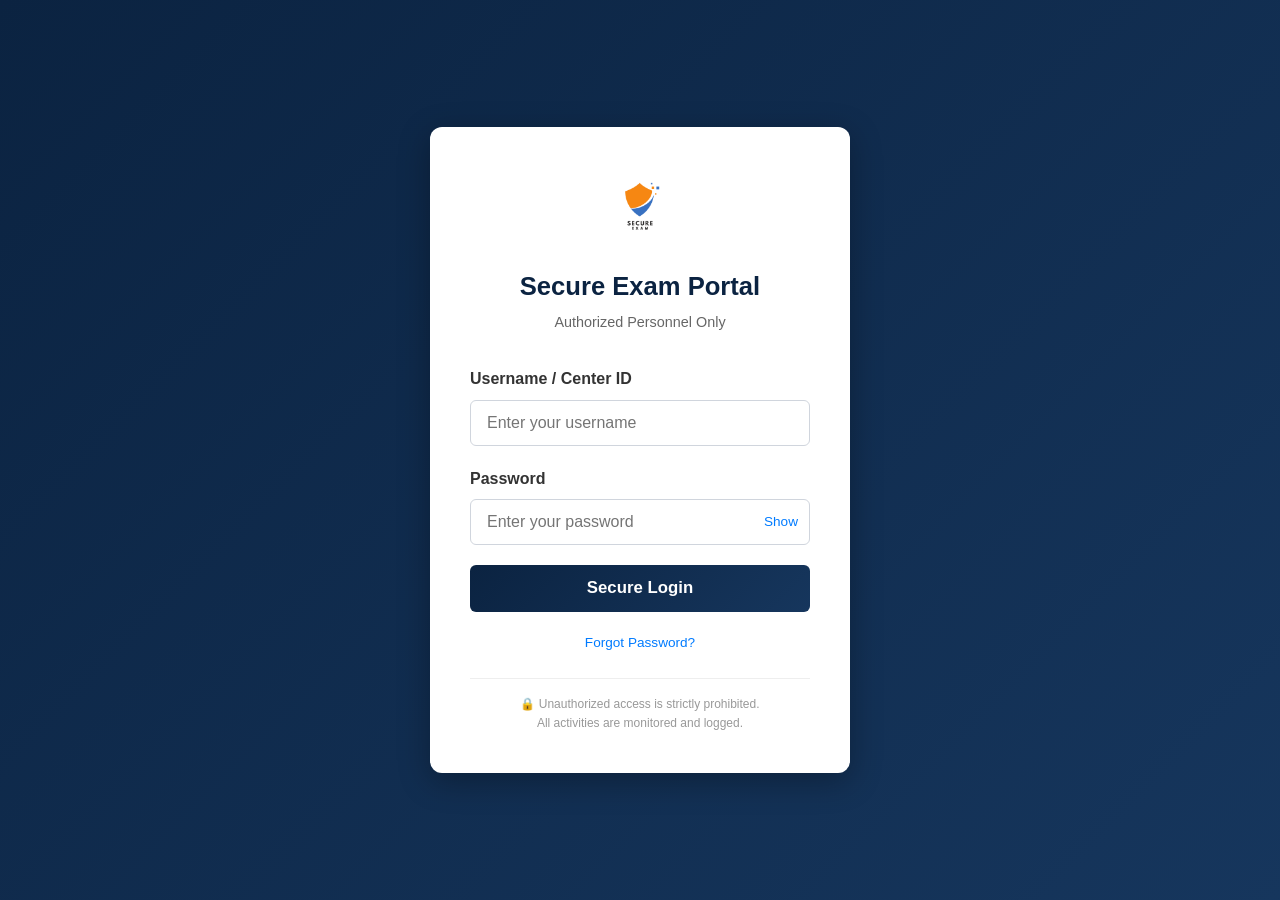
<file: frontend/index.html>
<!DOCTYPE html>
<html lang="en">
<head>
    <meta charset="UTF-8">
    <meta name="viewport" content="width=device-width, initial-scale=1.0">
    <title>Login - Secure Exam Portal</title>
    <link rel="stylesheet" href="css/style.css">
    <style>
        body {
            background: linear-gradient(135deg, #0b2341, #16365d);
            display: flex;
            justify-content: center;
            align-items: center;
            min-height: 100vh;
            margin: 0;
            padding: 1.5rem 1rem;
            box-sizing: border-box;
            font-family: 'Segoe UI', Tahoma, Geneva, Verdana, sans-serif;
        }
        .login-card {
            background: #fff;
            padding: 2.5rem;
            border-radius: 12px;
            box-shadow: 0 8px 32px rgba(0,0,0,0.3);
            width: 100%;
            max-width: 420px;
            box-sizing: border-box;
        }
        @media (max-width: 480px) {
            body {
                align-items: flex-start;
                padding-top: 2.5rem;
            }
            .login-card {
                padding: 1.75rem 1.25rem;
                border-radius: 10px;
            }
            .login-header h1 {
                font-size: 1.35rem;
            }
            .login-header img {
                width: 60px;
            }
        }
        .login-header {
            text-align: center;
            margin-bottom: 2rem;
        }
        .login-header img {
            width: 80px;
            margin-bottom: 0.75rem;
        }
        .login-header h1 {
            color: #0b2341;
            margin: 0;
            font-size: 1.6rem;
        }
        .login-header p {
            color: #666;
            margin-top: 0.25rem;
            font-size: 0.9rem;
        }
        .form-group {
            margin-bottom: 1.25rem;
        }
        .form-group label {
            display: block;
            margin-bottom: 0.5rem;
            font-weight: 600;
            color: #333;
        }
        .form-group input {
            width: 100%;
            padding: 0.8rem 1rem;
            border: 1px solid #d0d5dd;
            border-radius: 6px;
            font-size: 1rem;
            box-sizing: border-box;
            transition: border-color 0.2s;
        }
        .form-group input:focus {
            outline: none;
            border-color: #007bff;
            box-shadow: 0 0 0 3px rgba(0,123,255,0.1);
        }
        .password-container {
            position: relative;
        }
        .password-container input {
            padding-right: 60px;
        }
        .toggle-password {
            position: absolute;
            right: 12px;
            top: 50%;
            transform: translateY(-50%);
            cursor: pointer;
            color: #007bff;
            font-size: 0.85rem;
            font-weight: 500;
            user-select: none;
        }
        .btn-login {
            background: linear-gradient(135deg, #0b2341, #16365d);
            color: white;
            border: none;
            padding: 0.85rem;
            width: 100%;
            border-radius: 6px;
            font-size: 1.05rem;
            font-weight: 600;
            cursor: pointer;
            transition: opacity 0.2s;
        }
        .btn-login:hover { opacity: 0.9; }
        .btn-login:disabled { opacity: 0.6; cursor: not-allowed; }
        .error-message {
            color: #dc3545;
            background: #f8d7da;
            padding: 0.6rem 0.8rem;
            border-radius: 6px;
            margin-bottom: 1rem;
            display: none;
            font-size: 0.9rem;
            text-align: center;
        }
        .login-footer {
            margin-top: 1.25rem;
            text-align: center;
            font-size: 0.85rem;
        }
        .login-footer a { color: #007bff; text-decoration: none; }
        .security-notice {
            margin-top: 1.5rem;
            text-align: center;
            font-size: 0.75rem;
            color: #999;
            border-top: 1px solid #eee;
            padding-top: 1rem;
        }
    </style>
</head>
<body>
    <div class="login-card">
        <div class="login-header">
            <img src="assets/logo.png" alt="Secure Exam Logo">
            <h1>Secure Exam Portal</h1>
            <p>Authorized Personnel Only</p>
        </div>

        <div id="errorMessage" class="error-message"></div>

        <form id="loginForm">
            <div class="form-group">
                <label for="username">Username / Center ID</label>
                <input type="text" id="username" name="username" placeholder="Enter your username" required autocomplete="off">
            </div>
            <div class="form-group">
                <label for="password">Password</label>
                <div class="password-container">
                    <input type="password" id="password" name="password" placeholder="Enter your password" required>
                    <span class="toggle-password" id="togglePassword">Show</span>
                </div>
            </div>
            <button type="submit" class="btn-login" id="loginBtn">Secure Login</button>
        </form>

        <div class="login-footer">
            <a href="#">Forgot Password?</a>
        </div>

        <div class="security-notice">
            <p>🔒 Unauthorized access is strictly prohibited.<br>All activities are monitored and logged.</p>
        </div>
    </div>

    <script src="js/api.js?v=3"></script>
    <script>
        // Toggle password visibility
        document.getElementById('togglePassword').addEventListener('click', function() {
            const pwd = document.getElementById('password');
            if (pwd.type === 'password') {
                pwd.type = 'text';
                this.textContent = 'Hide';
            } else {
                pwd.type = 'password';
                this.textContent = 'Show';
            }
        });

        // Handle login
        document.getElementById('loginForm').addEventListener('submit', async (e) => {
            e.preventDefault();
            const username = document.getElementById('username').value.trim();
            const password = document.getElementById('password').value;
            const errorDiv = document.getElementById('errorMessage');
            const btn = document.getElementById('loginBtn');

            if (!username || !password) {
                errorDiv.textContent = 'Please enter both username and password';
                errorDiv.style.display = 'block';
                return;
            }

            try {
                btn.disabled = true;
                btn.textContent = 'Authenticating...';
                errorDiv.style.display = 'none';

                const data = await apiFetch('/auth/login', {
                    method: 'POST',
                    body: JSON.stringify({ username, password })
                });

                // Store using the SAME keys that api.js reads
                localStorage.setItem('secure_exam_token', data.token);
                localStorage.setItem('secure_exam_user', JSON.stringify(data.user));

                if (data.user.role === 'admin') {
                    window.location.href = 'dashboard.html';
                } else {
                    window.location.href = 'center-dashboard.html';
                }
            } catch (error) {
                errorDiv.textContent = error.message || 'Login failed. Please check your credentials.';
                errorDiv.style.display = 'block';
                btn.disabled = false;
                btn.textContent = 'Secure Login';
            }
        });

        // If already logged in, redirect
        if (localStorage.getItem('secure_exam_token')) {
            const u = JSON.parse(localStorage.getItem('secure_exam_user') || '{}');
            window.location.href = u.role === 'admin' ? 'dashboard.html' : 'center-dashboard.html';
        }
    </script>
</body>
</html>
</file>
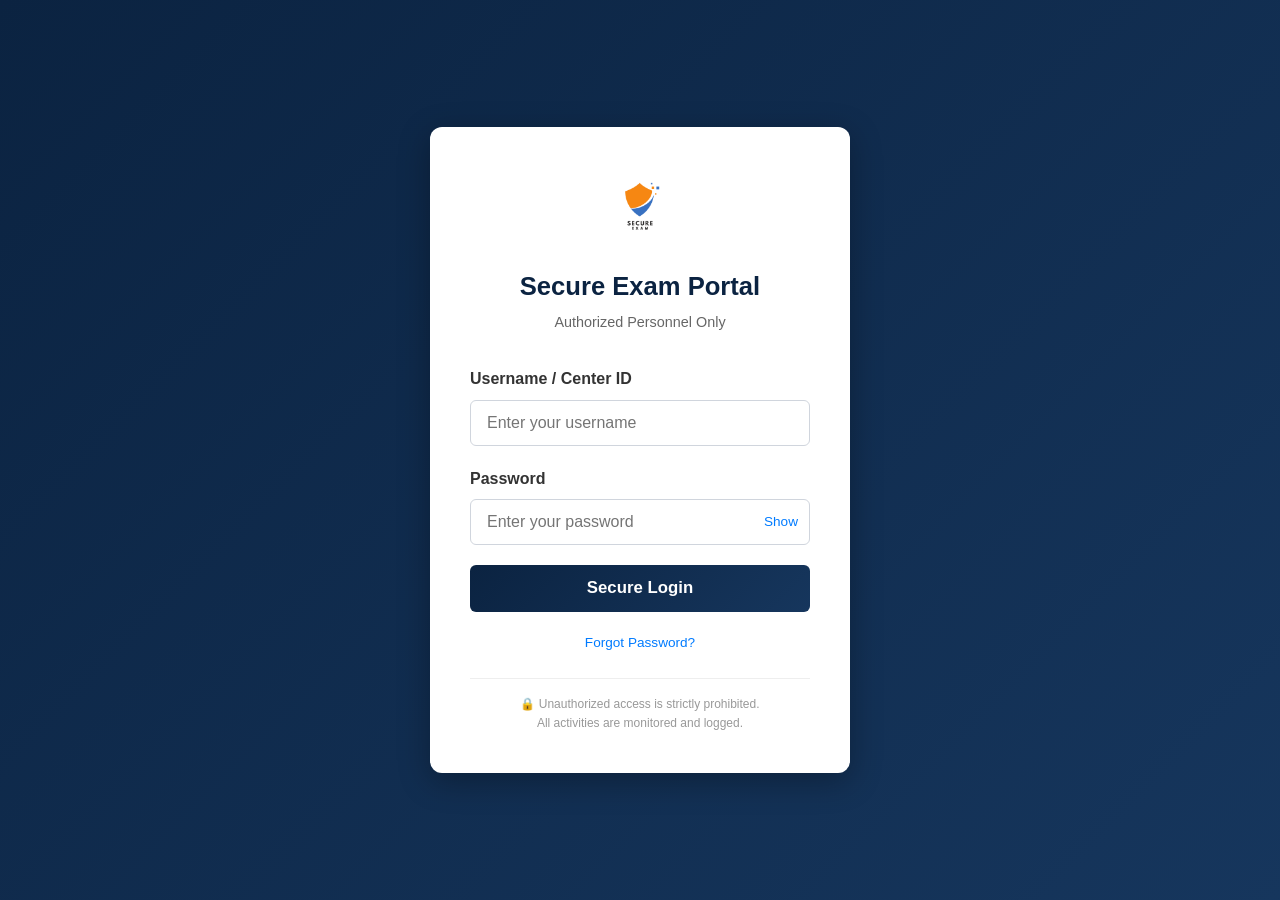
<file: frontend/activity-logs.html>
<!DOCTYPE html>
<html lang="en">
<head>
    <meta charset="UTF-8">
    <meta name="viewport" content="width=device-width, initial-scale=1.0">
    <title>Activity Logs - Secure Exam Admin</title>
    <link rel="stylesheet" href="css/styles.css">
    <style>
        .page-watermark { position: fixed; bottom: 20px; right: 20px; opacity: 0.06; pointer-events: none; z-index: 0; }
        .page-watermark img { width: 200px; }
        .filters { display: flex; gap: 10px; margin-bottom: 20px; flex-wrap: wrap; }
        .filters select, .filters input, .filters button { padding: 8px; }
    </style>
</head>
<body>
    <div class="page-watermark"><img src="assets/logo.png" alt=""></div>
    <div class="app-container">
        <aside class="sidebar">
            <div class="sidebar-header">
                <img src="assets/logo.png" alt="Logo" style="width:40px; margin-bottom:0.5rem;">
                <h2>Secure Exam</h2>
                <p>Admin Portal</p>
            </div>
            <nav class="sidebar-nav">
                <ul>
                    <li><a href="dashboard.html">📊 Dashboard</a></li>
                    <li><a href="exams.html">📝 Exams</a></li>
                    <li><a href="upload-paper.html">📄 Exam Papers</a></li>
                    <li><a href="centers.html">🏛️ Centers</a></li>
                    <li><a href="biometrics.html">🔐 Biometrics</a></li>
                    <li><a href="users.html">👥 Users</a></li>
                    <li class="active"><a href="activity-logs.html">📋 Activity Logs</a></li>
                    <li><a href="settings.html">⚙️ Settings</a></li>
                    <li><a href="#" onclick="logout(); return false;">🚪 Logout</a></li>
                </ul>
            </nav>
        </aside>
        <main class="main-content">
            <h1>Activity Logs</h1>
            <div class="filters">
                <input type="date" id="filterDate">
                <select id="filterCenter"><option value="">All Centers</option></select>
                <select id="filterAction">
                    <option value="">All Actions</option>
                    <option value="Login">Login</option>
                    <option value="Logout">Logout</option>
                    <option value="Upload">Upload</option>
                    <option value="Download">Download</option>
                    <option value="Create">Create</option>
                    <option value="Delete">Delete</option>
                </select>
                <select id="filterExam"><option value="">All Exams</option></select>
                <button onclick="loadLogs()" style="background:#007bff; color:#fff; border:none; cursor:pointer;">Apply</button>
                <button onclick="clearFilters()" style="background:#6c757d; color:#fff; border:none; cursor:pointer;">Clear</button>
            </div>
            <table class="data-table" style="width:100%; border-collapse:collapse;">
                <thead>
                    <tr style="background:#f4f4f4; text-align:left;">
                        <th style="padding:10px; border:1px solid #ddd;">User</th>
                        <th style="padding:10px; border:1px solid #ddd;">Center</th>
                        <th style="padding:10px; border:1px solid #ddd;">Action</th>
                        <th style="padding:10px; border:1px solid #ddd;">Exam</th>
                        <th style="padding:10px; border:1px solid #ddd;">IP Address</th>
                        <th style="padding:10px; border:1px solid #ddd;">Timestamp</th>
                        <th style="padding:10px; border:1px solid #ddd;">Status</th>
                    </tr>
                </thead>
                <tbody id="logsList"></tbody>
            </table>
        </main>
    </div>

    <script src="js/api.js?v=3"></script>
    <script src="js/auth.js?v=3"></script>
    <script>
        requireAuth();

        async function initFilters() {
            try {
                const [centers, exams] = await Promise.all([
                    apiFetch('/centers/'),
                    apiFetch('/exams/')
                ]);
                const cSel = document.getElementById('filterCenter');
                (centers || []).forEach(c => {
                    const opt = document.createElement('option');
                    opt.value = c.id; opt.textContent = c.center_name || c.name;
                    cSel.appendChild(opt);
                });
                const eSel = document.getElementById('filterExam');
                (exams || []).forEach(e => {
                    const opt = document.createElement('option');
                    opt.value = e.id; opt.textContent = e.code || e.exam_code;
                    eSel.appendChild(opt);
                });
            } catch (err) {}
        }

        async function loadLogs() {
            const date = document.getElementById('filterDate').value;
            const center_id = document.getElementById('filterCenter').value;
            const action = document.getElementById('filterAction').value;
            const exam_id = document.getElementById('filterExam').value;

            const params = new URLSearchParams();
            if(date) params.append('date', date);
            if(center_id) params.append('center_id', center_id);
            if(action) params.append('action', action);
            if(exam_id) params.append('exam_id', exam_id);

            try {
                const res = await apiFetch(`/logs/?${params.toString()}`);
                const tbody = document.getElementById('logsList');
                tbody.innerHTML = '';
                (res || []).forEach(l => {
                    const tr = document.createElement('tr');
                    tr.innerHTML = `
                        <td style="padding:10px; border:1px solid #ddd;">${l.username || l.user}</td>
                        <td style="padding:10px; border:1px solid #ddd;">${l.center_name || '-'}</td>
                        <td style="padding:10px; border:1px solid #ddd;">${l.action}</td>
                        <td style="padding:10px; border:1px solid #ddd;">${l.exam_code || '-'}</td>
                        <td style="padding:10px; border:1px solid #ddd;">${l.ip_address || '-'}</td>
                        <td style="padding:10px; border:1px solid #ddd;">${l.timestamp}</td>
                        <td style="padding:10px; border:1px solid #ddd;"><span style="background:#17a2b8; color:white; padding:2px 6px; border-radius:10px; font-size:12px;">Success</span></td>
                    `;
                    tbody.appendChild(tr);
                });
            } catch(err){}
        }

        function clearFilters() {
            document.getElementById('filterDate').value = '';
            document.getElementById('filterCenter').value = '';
            document.getElementById('filterAction').value = '';
            document.getElementById('filterExam').value = '';
            loadLogs();
        }

        initFilters();
        loadLogs();
    </script>
</body>
</html>
</file>
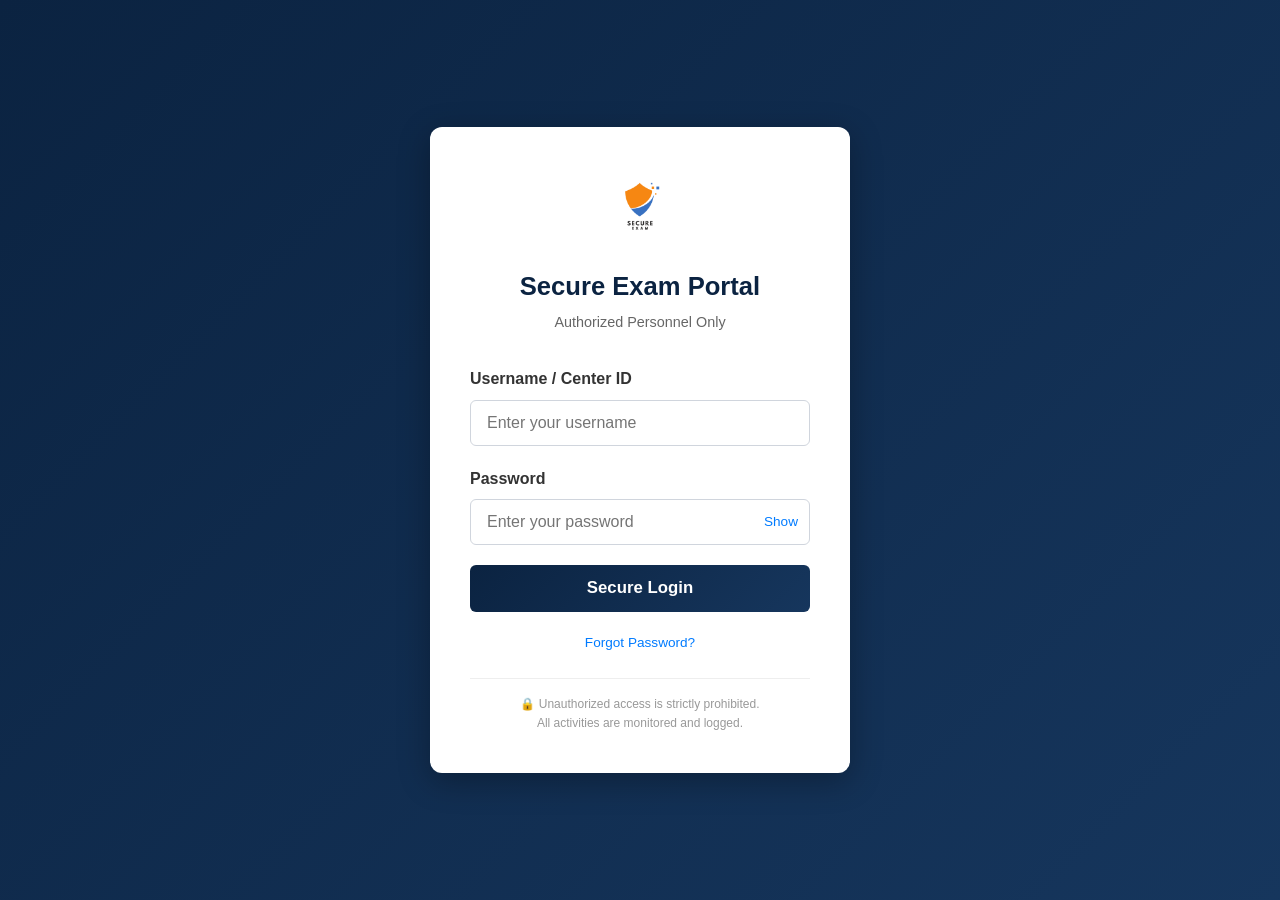
<file: frontend/center-dashboard.html>
<!DOCTYPE html>
<html lang="en">
<head>
    <meta charset="UTF-8">
    <meta name="viewport" content="width=device-width, initial-scale=1.0">
    <title>Center Dashboard - Secure Exam</title>
    <link rel="stylesheet" href="css/styles.css">
    <style>
        .page-watermark { position: fixed; bottom: 20px; right: 20px; opacity: 0.06; pointer-events: none; z-index: 0; }
        .page-watermark img { width: 200px; }
        .hero-banner { width: 100%; height: 200px; object-fit: cover; border-radius: 8px; margin-bottom: 20px; }
        .exam-card { border: 1px solid #ddd; border-radius: 8px; padding: 20px; margin-bottom: 20px; background: #fff; box-shadow: 0 2px 5px rgba(0,0,0,0.05); }
        .exam-card h3 { margin-top: 0; }
        .timer { font-size: 1.5em; font-weight: bold; color: #dc3545; }
    </style>
</head>
<body>
    <div class="page-watermark"><img src="assets/logo.png" alt=""></div>
    <div class="app-container">
        <aside class="sidebar">
            <div class="sidebar-header">
                <img src="assets/logo.png" alt="Logo" style="width:40px; margin-bottom:0.5rem;">
                <h2>Secure Exam</h2>
                <p id="centerNameDisplay">Center Portal</p>
            </div>
            <nav class="sidebar-nav">
                <ul>
                    <li class="active"><a href="center-dashboard.html">📊 Dashboard</a></li>
                    <li><a href="#" onclick="logout(); return false;">🚪 Logout</a></li>
                </ul>
            </nav>
        </aside>
        <main class="main-content">
            <img src="assets/exam_classroom.jpg" alt="Hero" class="hero-banner">
            <h1>Today's Exams</h1>
            <div id="examsContainer">Loading...</div>
        </main>
    </div>

    <script src="js/api.js?v=3"></script>
    <script src="js/auth.js?v=3"></script>
    <script>
        requireAuth();
        let examsInterval;

        async function init() {
            const user = getUser();
            if(user && user.center_name) {
                document.getElementById('centerNameDisplay').textContent = user.center_name;
            }

            try {
                const exams = await apiFetch('/exams/');
                const today = new Date().toISOString().split('T')[0];
                const todaysExams = (exams || []).filter(e => e.date === today);
                
                if (todaysExams.length === 0) {
                    document.getElementById('examsContainer').innerHTML = '<p>No exams scheduled for today.</p>';
                    return;
                }
                
                renderExams(todaysExams);
                if(examsInterval) clearInterval(examsInterval);
                examsInterval = setInterval(() => renderExams(todaysExams), 1000);
            } catch(err) {
                document.getElementById('examsContainer').innerHTML = '<p>Error loading exams.</p>';
            }
        }

        function renderExams(exams) {
            const container = document.getElementById('examsContainer');
            let html = '';
            const now = new Date();
            
            exams.forEach(ex => {
                // Parse exam datetime
                // Assuming date is YYYY-MM-DD and time is HH:MM or HH:MM:SS
                const examStart = new Date(`${ex.date}T${ex.time}`);
                const isAvailable = now >= examStart;
                
                html += `<div class="exam-card">
                    <h3>${ex.code || ex.exam_code} - ${ex.name}</h3>
                    <p><strong>Subject:</strong> ${ex.subject}</p>
                    <p><strong>Time:</strong> ${ex.time} (${ex.duration} mins)</p>
                `;

                if (isAvailable) {
                    html += `
                        <div style="margin-top:15px;">
                            <a href="exam-viewer.html?exam_id=${ex.id}" style="padding:10px 20px; background:#28a745; color:white; text-decoration:none; border-radius:4px; display:inline-block;">View Paper</a>
                        </div>
                    `;
                } else {
                    const diff = examStart - now;
                    const h = Math.floor(diff / 3600000);
                    const m = Math.floor((diff % 3600000) / 60000);
                    const s = Math.floor((diff % 60000) / 1000);
                    html += `
                        <p class="timer">Starts in: ${h}h ${m}m ${s}s</p>
                        <p style="color:#666;">🔒 Exam paper is locked and will become available at the scheduled release time.</p>
                    `;
                }
                html += '</div>';
            });
            
            container.innerHTML = html;
        }

        init();
    </script>
</body>
</html>
</file>
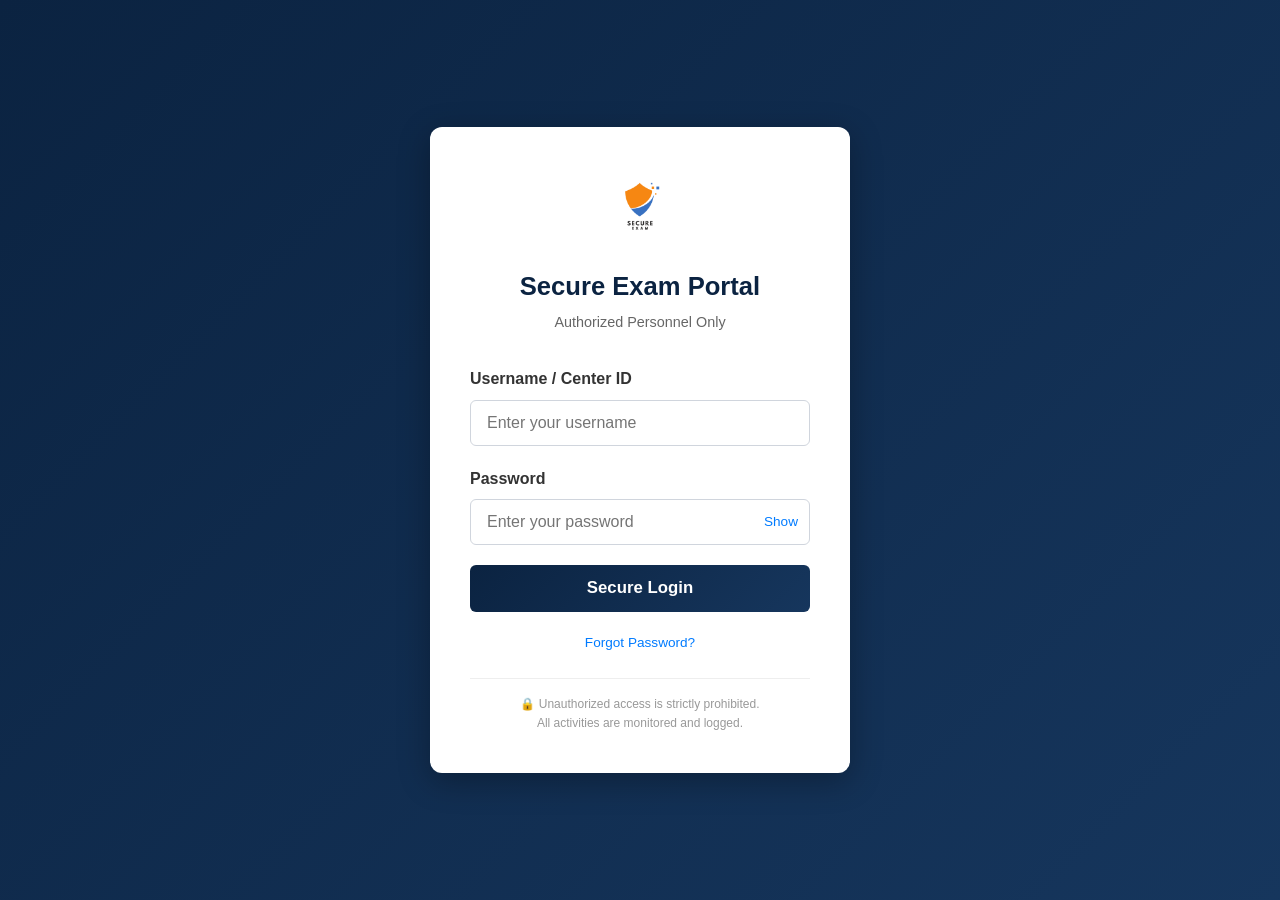
<file: frontend/exam-viewer.html>
<!DOCTYPE html>
<html lang="en">
<head>
    <meta charset="UTF-8">
    <meta name="viewport" content="width=device-width, initial-scale=1.0">
    <title>Exam Viewer - Secure Exam</title>
    <style>
        body, html { margin: 0; padding: 0; height: 100%; font-family: Arial, sans-serif; overflow: hidden; }
        .header { background: #333; color: #fff; padding: 15px 20px; display: flex; justify-content: space-between; align-items: center; }
        .header h1 { margin: 0; font-size: 1.2rem; }
        .pdf-container { position: relative; height: calc(100vh - 60px); width: 100%; background: #525659; }
        .pdf-embed { width: 100%; height: 100%; border: none; }
        
        /* Watermark overlays */
        .text-watermark {
            position: absolute; top: 0; left: 0; width: 100%; height: 100%;
            pointer-events: none; z-index: 10;
            display: flex; flex-wrap: wrap; justify-content: center; align-items: center;
            overflow: hidden; opacity: 0.15;
        }
        .text-watermark-item { font-size: 24px; font-weight: bold; color: #000; transform: rotate(-45deg); margin: 50px; white-space: nowrap; }
        
        .page-watermark { position: absolute; bottom: 20px; right: 20px; opacity: 0.1; pointer-events: none; z-index: 5; }
        .page-watermark img { width: 300px; }
        
        @media (max-width: 600px) {
            .header {
                flex-direction: column !important;
                gap: 0.5rem !important;
                align-items: flex-start !important;
                padding: 0.75rem 1rem !important;
            }
            .header h1 {
                font-size: 1.05rem !important;
            }
            .header > div {
                display: flex !important;
                align-items: center !important;
                justify-content: space-between !important;
                width: 100% !important;
            }
            .pdf-container {
                height: calc(100vh - 90px) !important;
            }
        }
        
        @media print {
            .header, button { display: none !important; }
            .pdf-container { height: 100%; }
            /* Force watermarks to print */
            .text-watermark { opacity: 0.3 !important; }
            .page-watermark { opacity: 0.3 !important; }
        }
    </style>
</head>
<body>
    <div class="header">
        <h1 id="examTitle">Loading Exam...</h1>
        <div>
            <span id="liveTime" style="margin-right:20px;"></span>
            <button onclick="window.print()" style="padding:8px 16px; background:#007bff; color:#fff; border:none; border-radius:4px; cursor:pointer;">Print</button>
            <button onclick="window.close()" style="padding:8px 16px; background:#6c757d; color:#fff; border:none; border-radius:4px; cursor:pointer; margin-left:10px;">Close</button>
        </div>
    </div>
    
    <div class="pdf-container">
        <!-- PDF Embed -->
        <iframe id="pdfFrame" class="pdf-embed" src="about:blank"></iframe>
        
        <!-- Repeating Text Watermark -->
        <div class="text-watermark" id="textWatermarkContainer"></div>
        
        <!-- Logo Watermark -->
        <div class="page-watermark"><img src="assets/logo.png" alt=""></div>
    </div>

    <script src="js/api.js?v=3"></script>
    <script src="js/auth.js?v=3"></script>
    <script>
        requireAuth();
        
        let centerCode = 'CENTER';
        const user = getUser();
        if(user && user.center_code) centerCode = user.center_code;

        function updateTimeAndWatermark() {
            const now = new Date();
            const timeStr = now.toLocaleString();
            document.getElementById('liveTime').textContent = timeStr;
            
            const watermarkText = `${centerCode} - ${timeStr}`;
            
            const container = document.getElementById('textWatermarkContainer');
            if (container.children.length === 0) {
                // Populate repeating items
                for(let i=0; i<30; i++) {
                    const div = document.createElement('div');
                    div.className = 'text-watermark-item';
                    div.textContent = watermarkText;
                    container.appendChild(div);
                }
            } else {
                // Update text
                Array.from(container.children).forEach(el => el.textContent = watermarkText);
            }
        }

        setInterval(updateTimeAndWatermark, 1000);
        updateTimeAndWatermark();

        async function loadPaper() {
            const params = new URLSearchParams(window.location.search);
            const examId = params.get('exam_id');
            if(!examId) {
                document.getElementById('examTitle').textContent = 'Error: No Exam ID';
                return;
            }

            try {
                // Fetch exam details
                const exams = await apiFetch('/exams/');
                const ex = (exams || []).find(e => e.id == examId);
                if(ex) {
                    document.getElementById('examTitle').textContent = `${ex.code || ex.exam_code} - ${ex.name || ex.exam_name}`;
                }

                // Fetch paper list for this exam
                const papers = await apiFetch(`/exams/${examId}/papers`);
                if(papers && papers.length > 0) {
                    const paper = papers[0];
                    const token = getToken();
                    const res = await fetch(`/api/exams/papers/${paper.id}/download`, {
                        headers: { 'Authorization': `Bearer ${token}` }
                    });
                    if(res.ok) {
                        const blob = await res.blob();
                        const url = URL.createObjectURL(blob);
                        document.getElementById('pdfFrame').src = url;
                    } else {
                        document.getElementById('examTitle').textContent += ' (Failed to load PDF)';
                    }
                } else {
                    document.getElementById('examTitle').textContent += ' (No paper uploaded)';
                }
            } catch(err) {
                console.error(err);
                document.getElementById('examTitle').textContent = 'Error loading exam paper';
            }
        }

        loadPaper();
    </script>
</body>
</html>
</file>
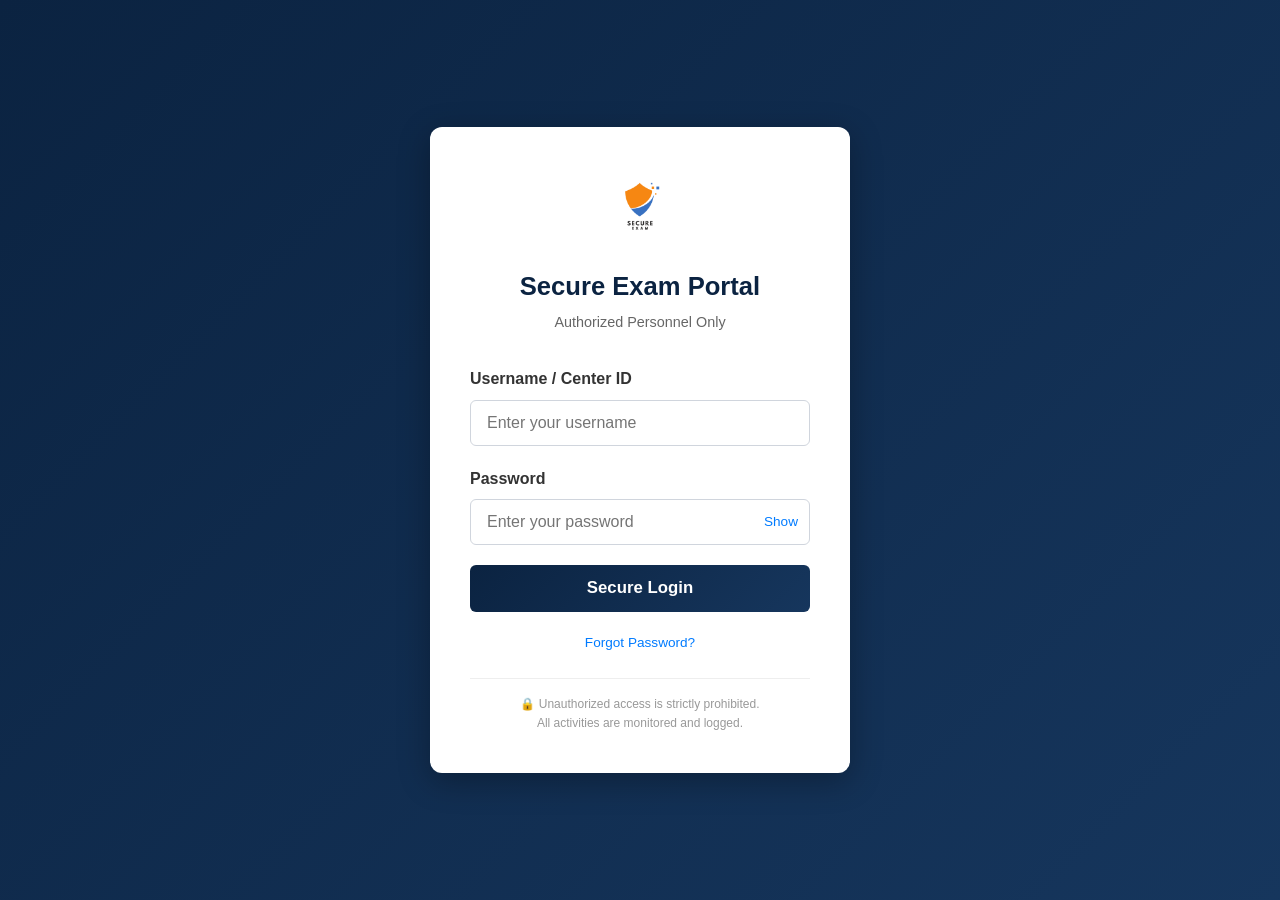
<file: frontend/exams.html>
<!DOCTYPE html>
<html lang="en">
<head>
    <meta charset="UTF-8">
    <meta name="viewport" content="width=device-width, initial-scale=1.0">
    <title>Exams - Secure Exam Admin</title>
    <link rel="stylesheet" href="css/styles.css">
    <style>
        .page-watermark { position: fixed; bottom: 20px; right: 20px; opacity: 0.06; pointer-events: none; z-index: 0; }
        .page-watermark img { width: 200px; }
        .hero-banner { width: 100%; height: 200px; object-fit: cover; border-radius: 8px; margin-bottom: 20px; }
        .modal { display: none; position: fixed; top:0; left:0; width:100%; height:100%; background: rgba(0,0,0,0.5); z-index:1000; }
        .modal-content { background: #fff; margin: 5% auto; padding: 20px; width: 50%; border-radius: 8px; }
    </style>
</head>
<body>
    <div class="page-watermark"><img src="assets/logo.png" alt=""></div>
    <div class="app-container">
        <aside class="sidebar">
            <div class="sidebar-header">
                <img src="assets/logo.png" alt="Logo" style="width:40px; margin-bottom:0.5rem;">
                <h2>Secure Exam</h2>
                <p>Admin Portal</p>
            </div>
            <nav class="sidebar-nav">
                <ul>
                    <li><a href="dashboard.html">📊 Dashboard</a></li>
                    <li class="active"><a href="exams.html">📝 Exams</a></li>
                    <li><a href="upload-paper.html">📄 Exam Papers</a></li>
                    <li><a href="centers.html">🏛️ Centers</a></li>
                    <li><a href="biometrics.html">🔐 Biometrics</a></li>
                    <li><a href="users.html">👥 Users</a></li>
                    <li><a href="activity-logs.html">📋 Activity Logs</a></li>
                    <li><a href="settings.html">⚙️ Settings</a></li>
                    <li><a href="#" onclick="logout(); return false;">🚪 Logout</a></li>
                </ul>
            </nav>
        </aside>
        <main class="main-content">
            <img src="assets/exam_classroom.jpg" alt="Hero" class="hero-banner">
            <header class="content-header" style="display:flex; justify-content:space-between; align-items:center; margin-bottom:20px;">
                <h1>Exams Management</h1>
                <div style="display:flex; gap:10px;">
                    <input type="text" id="searchInput" placeholder="Search exams..." onkeyup="filterExams()" style="padding:8px;">
                    <button onclick="showModal()" style="padding:8px 16px; background:#007bff; color:#fff; border:none; border-radius:4px; cursor:pointer;">+ Create Exam</button>
                </div>
            </header>
            <table class="data-table" style="width:100%; border-collapse:collapse;" id="examsTable">
                <thead>
                    <tr style="background:#f4f4f4; text-align:left;">
                        <th style="padding:10px; border:1px solid #ddd;">Exam Code</th>
                        <th style="padding:10px; border:1px solid #ddd;">Name</th>
                        <th style="padding:10px; border:1px solid #ddd;">Subject</th>
                        <th style="padding:10px; border:1px solid #ddd;">Date</th>
                        <th style="padding:10px; border:1px solid #ddd;">Time</th>
                        <th style="padding:10px; border:1px solid #ddd;">Duration</th>
                        <th style="padding:10px; border:1px solid #ddd;">Status</th>
                        <th style="padding:10px; border:1px solid #ddd;">Actions</th>
                    </tr>
                </thead>
                <tbody id="examsList"></tbody>
            </table>
        </main>
    </div>

    <!-- Modal -->
    <div id="examModal" class="modal">
        <div class="modal-content">
            <h2 id="modalTitle">Create Exam</h2>
            <form id="examForm" onsubmit="saveExam(event)">
                <input type="hidden" id="examId">
                <div style="margin-bottom:10px;">
                    <label>Exam Code</label>
                    <input type="text" id="examCode" required style="width:100%; padding:8px;">
                </div>
                <div style="margin-bottom:10px;">
                    <label>Name</label>
                    <input type="text" id="examName" required style="width:100%; padding:8px;">
                </div>
                <div style="margin-bottom:10px;">
                    <label>Subject</label>
                    <input type="text" id="examSubject" required style="width:100%; padding:8px;">
                </div>
                <div style="display:flex; gap:10px; margin-bottom:10px;">
                    <div style="flex:1;">
                        <label>Date</label>
                        <input type="date" id="examDate" required style="width:100%; padding:8px;">
                    </div>
                    <div style="flex:1;">
                        <label>Time</label>
                        <input type="time" id="examTime" required style="width:100%; padding:8px;">
                    </div>
                </div>
                <div style="margin-bottom:10px;">
                    <label>Duration (mins)</label>
                    <input type="number" id="examDuration" required style="width:100%; padding:8px;">
                </div>
                <div style="margin-bottom:10px;">
                    <label>Status</label>
                    <select id="examStatus" style="width:100%; padding:8px;">
                        <option value="Active">Active</option>
                        <option value="Inactive">Inactive</option>
                    </select>
                </div>
                <div style="display:flex; justify-content:flex-end; gap:10px;">
                    <button type="button" onclick="closeModal()" style="padding:8px 16px;">Cancel</button>
                    <button type="submit" style="padding:8px 16px; background:#007bff; color:#fff; border:none;">Save</button>
                </div>
            </form>
        </div>
    </div>

    <script src="js/api.js?v=3"></script>
    <script src="js/auth.js?v=3"></script>
    <script>
        requireAuth();
        let examsData = [];

        async function loadExams() {
            try {
                const res = await apiFetch('/exams/');
                examsData = res || [];
                renderExams(examsData);
            } catch (err) {
                console.error('Failed to load exams', err);
            }
        }

        function renderExams(data) {
            const tbody = document.getElementById('examsList');
            tbody.innerHTML = '';
            (data || []).forEach(ex => {
                const tr = document.createElement('tr');
                tr.innerHTML = `
                    <td style="padding:10px; border:1px solid #ddd;">${ex.code || ex.exam_code}</td>
                    <td style="padding:10px; border:1px solid #ddd;">${ex.name || ex.exam_name}</td>
                    <td style="padding:10px; border:1px solid #ddd;">${ex.subject}</td>
                    <td style="padding:10px; border:1px solid #ddd;">${ex.date || ex.exam_date}</td>
                    <td style="padding:10px; border:1px solid #ddd;">${ex.time || ex.start_time}</td>
                    <td style="padding:10px; border:1px solid #ddd;">${ex.duration}</td>
                    <td style="padding:10px; border:1px solid #ddd;"><span style="background:#28a745; color:white; padding:2px 6px; border-radius:10px; font-size:12px;">${ex.status || 'Active'}</span></td>
                    <td style="padding:10px; border:1px solid #ddd;">
                        <button onclick='editExam(${JSON.stringify(ex)})'>Edit</button>
                        <button onclick="deleteExam('${ex.id}')">Delete</button>
                    </td>
                `;
                tbody.appendChild(tr);
            });
        }

        function filterExams() {
            const term = document.getElementById('searchInput').value.toLowerCase();
            const filtered = examsData.filter(ex => 
                (ex.name && ex.name.toLowerCase().includes(term)) || 
                (ex.code && ex.code.toLowerCase().includes(term)) ||
                (ex.exam_code && ex.exam_code.toLowerCase().includes(term))
            );
            renderExams(filtered);
        }

        function showModal() {
            document.getElementById('examForm').reset();
            document.getElementById('examId').value = '';
            document.getElementById('modalTitle').innerText = 'Create Exam';
            document.getElementById('examModal').style.display = 'block';
        }

        function closeModal() {
            document.getElementById('examModal').style.display = 'none';
        }

        function editExam(ex) {
            document.getElementById('examId').value = ex.id;
            document.getElementById('examCode').value = ex.code || ex.exam_code || '';
            document.getElementById('examName').value = ex.name || ex.exam_name || '';
            document.getElementById('examSubject').value = ex.subject || '';
            document.getElementById('examDate').value = ex.date || ex.exam_date || '';
            document.getElementById('examTime').value = ex.time || ex.start_time || '';
            document.getElementById('examDuration').value = ex.duration || '';
            document.getElementById('examStatus').value = ex.status || 'scheduled';
            document.getElementById('modalTitle').innerText = 'Edit Exam';
            document.getElementById('examModal').style.display = 'block';
        }

        async function saveExam(e) {
            e.preventDefault();
            const id = document.getElementById('examId').value;
            const payload = {
                exam_code: document.getElementById('examCode').value,
                exam_name: document.getElementById('examName').value,
                subject: document.getElementById('examSubject').value,
                exam_date: document.getElementById('examDate').value,
                start_time: document.getElementById('examTime').value,
                duration: document.getElementById('examDuration').value,
                status: document.getElementById('examStatus').value
            };
            try {
                if (id) {
                    await apiFetch(`/exams/${id}`, { method: 'PUT', body: JSON.stringify(payload) });
                } else {
                    await apiFetch('/exams/', { method: 'POST', body: JSON.stringify(payload) });
                }
                closeModal();
                loadExams();
            } catch (err) {
                alert(err.message || 'Error saving exam');
            }
        }

        async function deleteExam(id) {
            if (confirm('Are you sure you want to delete this exam?')) {
                try {
                    await apiFetch(`/exams/${id}`, { method: 'DELETE' });
                    loadExams();
                } catch (err) {
                    alert(err.message || 'Error deleting exam');
                }
            }
        }

        loadExams();
    </script>
</body>
</html>
</file>
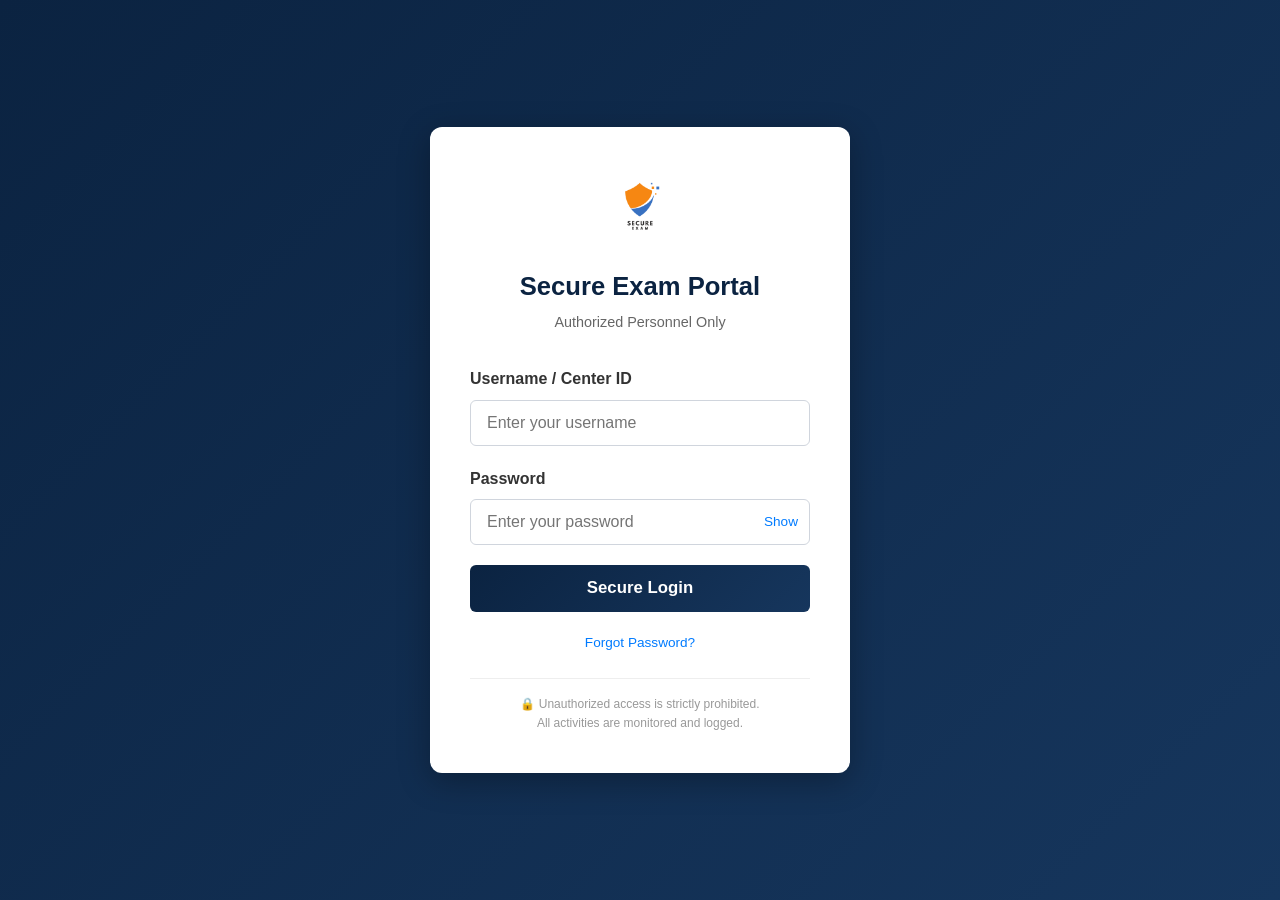
<file: frontend/settings.html>
<!DOCTYPE html>
<html lang="en">
<head>
    <meta charset="UTF-8">
    <meta name="viewport" content="width=device-width, initial-scale=1.0">
    <title>Settings - Secure Exam Admin</title>
    <link rel="stylesheet" href="css/styles.css">
    <style>
        .page-watermark { position: fixed; bottom: 20px; right: 20px; opacity: 0.06; pointer-events: none; z-index: 0; }
        .page-watermark img { width: 200px; }
        .card { background: #fff; border: 1px solid #ddd; border-radius: 8px; padding: 20px; margin-bottom: 20px; }
        .form-group { margin-bottom: 15px; }
        .form-group label { display: block; margin-bottom: 5px; }
        .form-group input { width: 100%; max-width: 400px; padding: 8px; }
    </style>
</head>
<body>
    <div class="page-watermark"><img src="assets/logo.png" alt=""></div>
    <div class="app-container">
        <aside class="sidebar">
            <div class="sidebar-header">
                <img src="assets/logo.png" alt="Logo" style="width:40px; margin-bottom:0.5rem;">
                <h2>Secure Exam</h2>
                <p>Admin Portal</p>
            </div>
            <nav class="sidebar-nav">
                <ul>
                    <li><a href="dashboard.html">📊 Dashboard</a></li>
                    <li><a href="exams.html">📝 Exams</a></li>
                    <li><a href="upload-paper.html">📄 Exam Papers</a></li>
                    <li><a href="centers.html">🏛️ Centers</a></li>
                    <li><a href="biometrics.html">🔐 Biometrics</a></li>
                    <li><a href="users.html">👥 Users</a></li>
                    <li><a href="activity-logs.html">📋 Activity Logs</a></li>
                    <li class="active"><a href="settings.html">⚙️ Settings</a></li>
                    <li><a href="#" onclick="logout(); return false;">🚪 Logout</a></li>
                </ul>
            </nav>
        </aside>
        <main class="main-content">
            <h1>Settings</h1>
            
            <div class="card">
                <h2>Change Password</h2>
                <form onsubmit="event.preventDefault(); alert('Password change simulated.');">
                    <div class="form-group">
                        <label>Current Password</label>
                        <input type="password" required>
                    </div>
                    <div class="form-group">
                        <label>New Password</label>
                        <input type="password" required>
                    </div>
                    <div class="form-group">
                        <label>Confirm New Password</label>
                        <input type="password" required>
                    </div>
                    <button type="submit" style="padding:10px 20px; background:#007bff; color:#fff; border:none; border-radius:4px; cursor:pointer;">Update Password</button>
                </form>
            </div>

            <div class="card">
                <h2>System Information</h2>
                <p><strong>Version:</strong> 1.0.0</p>
                <p><strong>Environment:</strong> Production</p>
                <p><strong>Server Time:</strong> <span id="serverTime"></span></p>
            </div>

            <div class="card">
                <h2>Session Settings</h2>
                <p><strong>Session Timeout:</strong> 30 minutes</p>
                <p><strong>Max Concurrent Logins:</strong> 1</p>
            </div>
        </main>
    </div>

    <script src="js/api.js"></script>
    <script src="js/auth.js"></script>
    <script>
        requireAuth();
        document.getElementById('serverTime').textContent = new Date().toLocaleString();
    </script>
</body>
</html>
</file>
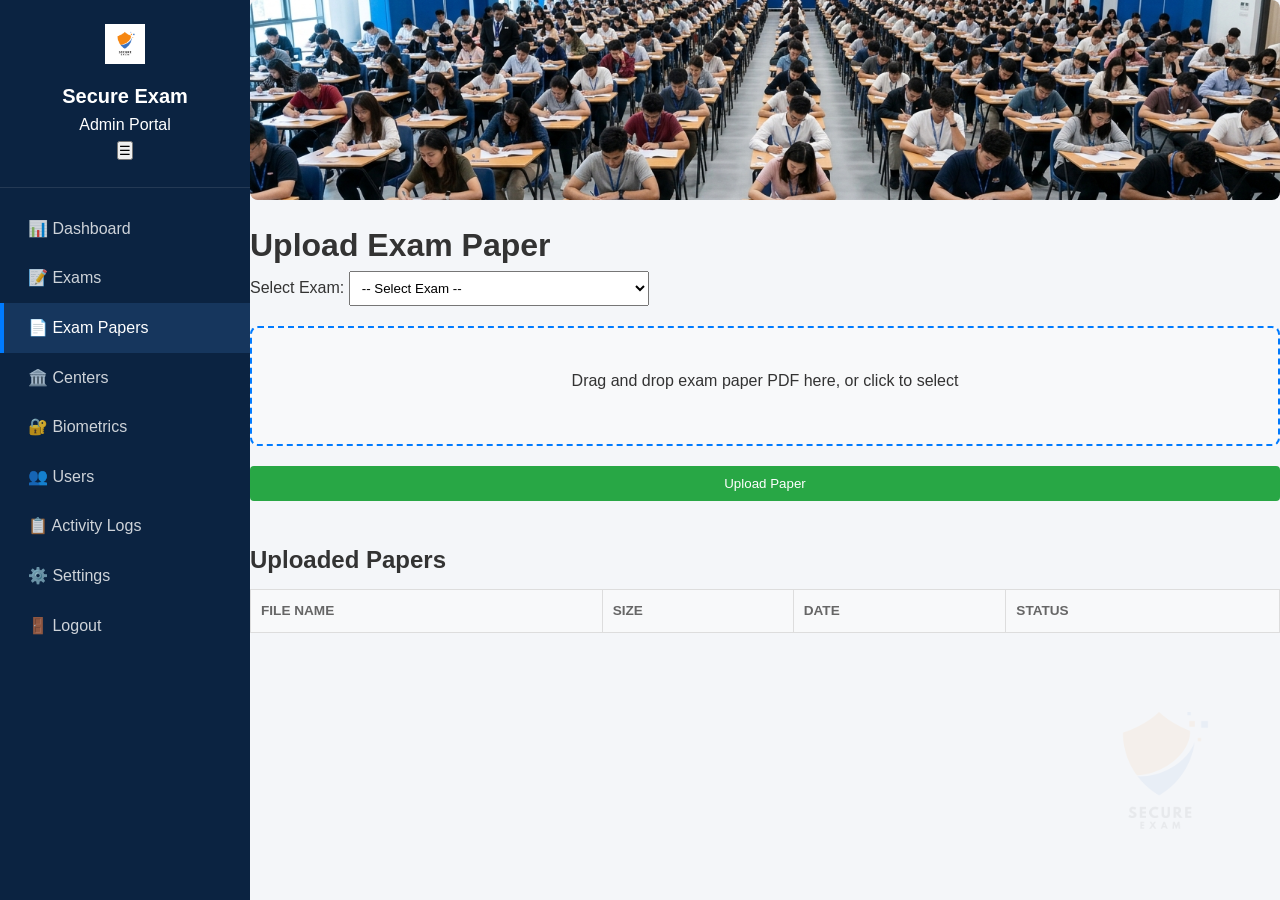
<file: frontend/upload-paper.html>
<!DOCTYPE html>
<html lang="en">
<head>
    <meta charset="UTF-8">
    <meta name="viewport" content="width=device-width, initial-scale=1.0">
    <title>Upload Exam Paper - Secure Exam Admin</title>
    <link rel="stylesheet" href="css/styles.css">
    <style>
        .page-watermark { position: fixed; bottom: 20px; right: 20px; opacity: 0.06; pointer-events: none; z-index: 0; }
        .page-watermark img { width: 200px; }
        .hero-banner { width: 100%; height: 200px; object-fit: cover; border-radius: 8px; margin-bottom: 20px; }
        .upload-zone { border: 2px dashed #007bff; border-radius: 8px; padding: 40px; text-align: center; cursor: pointer; background: #f8f9fa; margin-bottom:20px; }
        .upload-zone:hover { background: #e9ecef; }
    </style>
</head>
<body>
    <div class="page-watermark"><img src="assets/logo.png" alt=""></div>
    <div class="app-container">
        <aside class="sidebar">
            <div class="sidebar-header">
                <img src="assets/logo.png" alt="Logo" style="width:40px; margin-bottom:0.5rem;">
                <h2>Secure Exam</h2>
                <p>Admin Portal</p>
            </div>
            <nav class="sidebar-nav">
                <ul>
                    <li><a href="dashboard.html">📊 Dashboard</a></li>
                    <li><a href="exams.html">📝 Exams</a></li>
                    <li class="active"><a href="upload-paper.html">📄 Exam Papers</a></li>
                    <li><a href="centers.html">🏛️ Centers</a></li>
                    <li><a href="biometrics.html">🔐 Biometrics</a></li>
                    <li><a href="users.html">👥 Users</a></li>
                    <li><a href="activity-logs.html">📋 Activity Logs</a></li>
                    <li><a href="settings.html">⚙️ Settings</a></li>
                    <li><a href="#" onclick="logout(); return false;">🚪 Logout</a></li>
                </ul>
            </nav>
        </aside>
        <main class="main-content">
            <img src="assets/exam_classroom.jpg" alt="Hero" class="hero-banner">
            <h1>Upload Exam Paper</h1>
            <div style="margin-bottom:20px;">
                <label>Select Exam: </label>
                <select id="examSelect" style="padding:8px; width:300px;" onchange="loadPapers()">
                    <option value="">-- Select Exam --</option>
                </select>
            </div>
            
            <div class="upload-zone" id="dropZone" onclick="document.getElementById('fileInput').click()">
                <p>Drag and drop exam paper PDF here, or click to select</p>
                <input type="file" id="fileInput" style="display:none" accept=".pdf" onchange="handleFileSelect(event)">
                <div id="fileInfo" style="margin-top:10px; font-weight:bold;"></div>
            </div>
            <button onclick="uploadPaper()" style="padding:10px 20px; background:#28a745; color:#fff; border:none; border-radius:4px; cursor:pointer;">Upload Paper</button>

            <h2 style="margin-top:40px;">Uploaded Papers</h2>
            <table class="data-table" style="width:100%; border-collapse:collapse; margin-top:10px;">
                <thead>
                    <tr style="background:#f4f4f4; text-align:left;">
                        <th style="padding:10px; border:1px solid #ddd;">File Name</th>
                        <th style="padding:10px; border:1px solid #ddd;">Size</th>
                        <th style="padding:10px; border:1px solid #ddd;">Date</th>
                        <th style="padding:10px; border:1px solid #ddd;">Status</th>
                    </tr>
                </thead>
                <tbody id="papersList"></tbody>
            </table>
        </main>
    </div>

    <script src="js/api.js?v=3"></script>
    <script src="js/auth.js?v=3"></script>
    <script>
        requireAuth();
        let selectedFile = null;

        async function init() {
            try {
                const exams = await apiFetch('/exams/');
                const sel = document.getElementById('examSelect');
                (exams || []).forEach(ex => {
                    const opt = document.createElement('option');
                    opt.value = ex.id;
                    opt.textContent = `${ex.code || ex.exam_code} - ${ex.name || ex.exam_name}`;
                    sel.appendChild(opt);
                });
            } catch (err) {
                console.error(err);
            }
        }

        function handleFileSelect(e) {
            const files = e.target.files || e.dataTransfer.files;
            if (files.length > 0) {
                selectedFile = files[0];
                const sizeKB = (selectedFile.size / 1024).toFixed(2);
                document.getElementById('fileInfo').textContent = `Selected: ${selectedFile.name} (${sizeKB} KB)`;
            }
        }

        const dropZone = document.getElementById('dropZone');
        dropZone.addEventListener('dragover', (e) => { e.preventDefault(); dropZone.style.background = '#e9ecef'; });
        dropZone.addEventListener('dragleave', (e) => { e.preventDefault(); dropZone.style.background = '#f8f9fa'; });
        dropZone.addEventListener('drop', (e) => {
            e.preventDefault();
            dropZone.style.background = '#f8f9fa';
            handleFileSelect(e);
        });

        async function uploadPaper() {
            const examId = document.getElementById('examSelect').value;
            if (!examId) return alert('Please select an exam first');
            if (!selectedFile) return alert('Please select a file to upload');

            const formData = new FormData();
            formData.append('file', selectedFile);

            try {
                await apiFetch(`/exams/${examId}/upload`, {
                    method: 'POST',
                    body: formData
                });
                alert('Uploaded successfully');
                selectedFile = null;
                document.getElementById('fileInfo').textContent = '';
                document.getElementById('fileInput').value = '';
                loadPapers();
            } catch (err) {
                alert(err.message || 'Upload error');
            }
        }

        async function loadPapers() {
            const examId = document.getElementById('examSelect').value;
            const tbody = document.getElementById('papersList');
            tbody.innerHTML = '';
            if (!examId) return;

            try {
                const papers = await apiFetch(`/exams/${examId}/papers`);
                if (papers) {
                    papers.forEach(p => {
                        const tr = document.createElement('tr');
                        const sizeKB = ((p.file_size || p.size || 0) / 1024).toFixed(2);
                        tr.innerHTML = `
                            <td style="padding:10px; border:1px solid #ddd;">${p.file_name || p.filename}</td>
                            <td style="padding:10px; border:1px solid #ddd;">${sizeKB} KB</td>
                            <td style="padding:10px; border:1px solid #ddd;">${p.uploaded_at || p.created_at || p.date || ''}</td>
                            <td style="padding:10px; border:1px solid #ddd;">Uploaded</td>
                        `;
                        tbody.appendChild(tr);
                    });
                }
            } catch (err) { console.error(err); }
        }
                        tbody.appendChild(tr);
                    });
                }
            } catch (err) {
                console.error(err);
            }
        }

        init();
    </script>
</body>
</html>
</file>
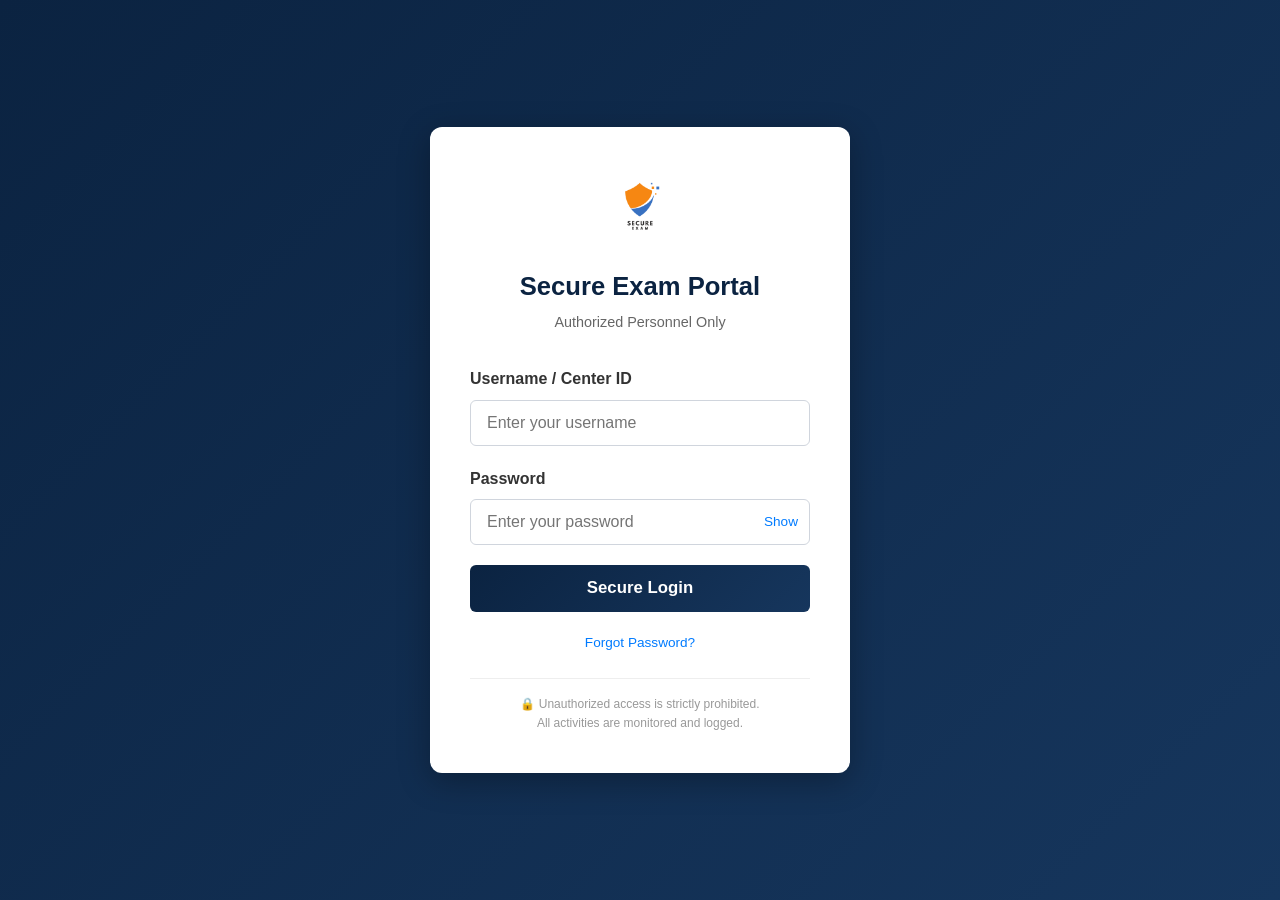
<file: frontend/users.html>
<!DOCTYPE html>
<html lang="en">
<head>
    <meta charset="UTF-8">
    <meta name="viewport" content="width=device-width, initial-scale=1.0">
    <title>Users - Secure Exam Admin</title>
    <link rel="stylesheet" href="css/styles.css">
    <style>
        .page-watermark { position: fixed; bottom: 20px; right: 20px; opacity: 0.06; pointer-events: none; z-index: 0; }
        .page-watermark img { width: 200px; }
        .modal { display: none; position: fixed; top:0; left:0; width:100%; height:100%; background: rgba(0,0,0,0.5); z-index:1000; }
        .modal-content { background: #fff; margin: 5% auto; padding: 20px; width: 50%; border-radius: 8px; }
    </style>
</head>
<body>
    <div class="page-watermark"><img src="assets/logo.png" alt=""></div>
    <div class="app-container">
        <aside class="sidebar">
            <div class="sidebar-header">
                <img src="assets/logo.png" alt="Logo" style="width:40px; margin-bottom:0.5rem;">
                <h2>Secure Exam</h2>
                <p>Admin Portal</p>
            </div>
            <nav class="sidebar-nav">
                <ul>
                    <li><a href="dashboard.html">📊 Dashboard</a></li>
                    <li><a href="exams.html">📝 Exams</a></li>
                    <li><a href="upload-paper.html">📄 Exam Papers</a></li>
                    <li><a href="centers.html">🏛️ Centers</a></li>
                    <li><a href="biometrics.html">🔐 Biometrics</a></li>
                    <li class="active"><a href="users.html">👥 Users</a></li>
                    <li><a href="activity-logs.html">📋 Activity Logs</a></li>
                    <li><a href="settings.html">⚙️ Settings</a></li>
                    <li><a href="#" onclick="logout(); return false;">🚪 Logout</a></li>
                </ul>
            </nav>
        </aside>
        <main class="main-content">
            <header class="content-header" style="display:flex; justify-content:space-between; align-items:center; margin-bottom:20px;">
                <h1>Users Management</h1>
                <button onclick="showModal()" style="padding:8px 16px; background:#007bff; color:#fff; border:none; border-radius:4px; cursor:pointer;">+ Add User</button>
            </header>
            <table class="data-table" style="width:100%; border-collapse:collapse;">
                <thead>
                    <tr style="background:#f4f4f4; text-align:left;">
                        <th style="padding:10px; border:1px solid #ddd;">Username</th>
                        <th style="padding:10px; border:1px solid #ddd;">Role</th>
                        <th style="padding:10px; border:1px solid #ddd;">Center</th>
                        <th style="padding:10px; border:1px solid #ddd;">Created At</th>
                        <th style="padding:10px; border:1px solid #ddd;">Actions</th>
                    </tr>
                </thead>
                <tbody id="usersList"></tbody>
            </table>
        </main>
    </div>

    <div id="userModal" class="modal">
        <div class="modal-content">
            <h2>Add User</h2>
            <form id="userForm" onsubmit="saveUser(event)">
                <div style="margin-bottom:10px;">
                    <label>Username</label>
                    <input type="text" id="username" required style="width:100%; padding:8px;">
                </div>
                <div style="margin-bottom:10px;">
                    <label>Password</label>
                    <input type="password" id="password" required style="width:100%; padding:8px;">
                </div>
                <div style="margin-bottom:10px;">
                    <label>Role</label>
                    <select id="role" required style="width:100%; padding:8px;" onchange="toggleCenter()">
                        <option value="admin">Admin</option>
                        <option value="center">Center</option>
                    </select>
                </div>
                <div style="margin-bottom:10px;" id="centerDiv" style="display:none;">
                    <label>Center</label>
                    <select id="userCenter" style="width:100%; padding:8px;">
                        <option value="">-- Select Center --</option>
                    </select>
                </div>
                <div style="display:flex; justify-content:flex-end; gap:10px;">
                    <button type="button" onclick="closeModal()" style="padding:8px 16px;">Cancel</button>
                    <button type="submit" style="padding:8px 16px; background:#007bff; color:#fff; border:none;">Save</button>
                </div>
            </form>
        </div>
    </div>

    <script src="js/api.js?v=3"></script>
    <script src="js/auth.js?v=3"></script>
    <script>
        requireAuth();

        function toggleCenter() {
            const role = document.getElementById('role').value;
            document.getElementById('centerDiv').style.display = role === 'center' ? 'block' : 'none';
        }

        async function loadCenters() {
            try {
                const res = await apiFetch('/centers/');
                const sel = document.getElementById('userCenter');
                sel.innerHTML = '<option value="">-- Select Center --</option>';
                (res || []).forEach(c => {
                    const opt = document.createElement('option');
                    opt.value = c.id;
                    opt.textContent = `${c.center_code} - ${c.center_name || c.name}`;
                    sel.appendChild(opt);
                });
            } catch (err) {}
        }

        async function loadUsers() {
            try {
                const res = await apiFetch('/users/');
                const tbody = document.getElementById('usersList');
                tbody.innerHTML = '';
                (res || []).forEach(u => {
                    const tr = document.createElement('tr');
                    tr.innerHTML = `
                        <td style="padding:10px; border:1px solid #ddd;">${u.username}</td>
                        <td style="padding:10px; border:1px solid #ddd;">${u.role}</td>
                        <td style="padding:10px; border:1px solid #ddd;">${u.center_name || '-'}</td>
                        <td style="padding:10px; border:1px solid #ddd;">${u.created_at || ''}</td>
                        <td style="padding:10px; border:1px solid #ddd;">
                            <button onclick="deleteUser('${u.id}')">Delete</button>
                        </td>
                    `;
                    tbody.appendChild(tr);
                });
            } catch(err){}
        }

        function showModal() {
            document.getElementById('userForm').reset();
            toggleCenter();
            document.getElementById('userModal').style.display = 'block';
        }

        function closeModal() {
            document.getElementById('userModal').style.display = 'none';
        }

        async function saveUser(e) {
            e.preventDefault();
            const payload = {
                username: document.getElementById('username').value,
                password: document.getElementById('password').value,
                role: document.getElementById('role').value,
                center_id: document.getElementById('role').value === 'center' ? document.getElementById('userCenter').value : null
            };
            try {
                await apiFetch('/users/', { method: 'POST', body: JSON.stringify(payload) });
                closeModal();
                loadUsers();
            } catch(err){ alert(err.message || 'Error saving user'); }
        }

        async function deleteUser(id) {
            if(confirm('Delete user?')) {
                try {
                    await apiFetch(`/users/${id}`, { method: 'DELETE' });
                    loadUsers();
                } catch(err){ alert(err.message || 'Error deleting user'); }
            }
        }

        loadCenters();
        loadUsers();
        toggleCenter();
    </script>
</body>
</html>
</file>
<file: frontend/css/style.css>
:root {
  --primary-color: #0b2341;
  --primary-light: #16365d;
  --accent-color: #007bff;
  --text-color: #333;
  --text-light: #666;
  --bg-color: #f4f6f9;
  --white: #fff;
  --border-color: #e0e0e0;
  --error-color: #dc3545;
  --success-color: #28a745;
  --warning-color: #ffc107;
}

* {
  box-sizing: border-box;
  margin: 0;
  padding: 0;
}

body {
  font-family: 'Segoe UI', Tahoma, Geneva, Verdana, sans-serif;
  background-color: var(--bg-color);
  color: var(--text-color);
  line-height: 1.6;
}

/* Login Page Specific */
.login-body {
  background: linear-gradient(135deg, var(--primary-color) 0%, var(--primary-light) 100%);
  display: flex;
  justify-content: center;
  align-items: center;
  min-height: 100vh;
}

.login-card {
  background: var(--white);
  padding: 2.5rem;
  border-radius: 8px;
  box-shadow: 0 10px 25px rgba(0, 0, 0, 0.2);
  width: 100%;
  max-width: 400px;
}

.login-header {
  text-align: center;
  margin-bottom: 2rem;
}

.login-header h1 {
  color: var(--primary-color);
  font-size: 1.75rem;
  margin-bottom: 0.5rem;
}

.security-notice {
  font-size: 0.85rem;
  color: var(--text-light);
  display: flex;
  align-items: center;
  justify-content: center;
  gap: 0.5rem;
}

/* Buttons */
.btn {
  display: inline-block;
  padding: 0.5rem 1rem;
  font-size: 1rem;
  font-weight: 500;
  text-align: center;
  cursor: pointer;
  border: 1px solid transparent;
  border-radius: 4px;
  transition: all 0.2s ease-in-out;
  text-decoration: none;
}

.btn-block {
  display: block;
  width: 100%;
}

.btn-sm {
  padding: 0.25rem 0.5rem;
  font-size: 0.875rem;
}

.btn-primary {
  background-color: var(--primary-color);
  color: var(--white);
  border-color: var(--primary-color);
}
.btn-primary:hover:not(:disabled) {
  background-color: var(--primary-light);
}

.btn-secondary {
  background-color: #6c757d;
  color: var(--white);
  border-color: #6c757d;
}

.btn-danger {
  background-color: var(--error-color);
  color: var(--white);
  border-color: var(--error-color);
}

.btn-success {
  background-color: var(--success-color);
  color: var(--white);
  border-color: var(--success-color);
}

.btn:disabled {
  opacity: 0.65;
  cursor: not-allowed;
}

/* Form Elements */
.form-group {
  margin-bottom: 1.25rem;
  position: relative;
}

.form-group label {
  display: block;
  margin-bottom: 0.5rem;
  font-weight: 500;
  color: var(--text-color);
}

.form-control {
  display: block;
  width: 100%;
  padding: 0.6rem 0.75rem;
  font-size: 1rem;
  line-height: 1.5;
  color: var(--text-color);
  background-color: var(--white);
  border: 1px solid var(--border-color);
  border-radius: 4px;
  transition: border-color 0.15s ease-in-out, box-shadow 0.15s ease-in-out;
}

.form-control:focus {
  outline: 0;
  border-color: var(--accent-color);
  box-shadow: 0 0 0 0.2rem rgba(0, 123, 255, 0.25);
}

select.form-control {
  padding-right: 2rem;
}

/* Password Toggle */
.password-wrapper {
  position: relative;
}
.password-toggle {
  position: absolute;
  right: 10px;
  top: 50%;
  transform: translateY(-50%);
  background: none;
  border: none;
  color: var(--text-light);
  cursor: pointer;
  font-size: 0.85rem;
  padding: 0;
}
.password-toggle:hover {
  color: var(--primary-color);
}

/* Alerts */
.alert {
  padding: 0.75rem 1.25rem;
  margin-bottom: 1rem;
  border: 1px solid transparent;
  border-radius: 4px;
}
.alert-error {
  color: #721c24;
  background-color: #f8d7da;
  border-color: #f5c6cb;
}
.alert-success {
  color: #155724;
  background-color: #d4edda;
  border-color: #c3e6cb;
}
.alert-warning {
  color: #856404;
  background-color: #fff3cd;
  border-color: #ffe8a1;
}

/* Utilities */
.hidden {
  display: none !important;
}

/* Modal */
.modal-overlay {
  position: fixed;
  top: 0; left: 0; right: 0; bottom: 0;
  background-color: rgba(0, 0, 0, 0.6);
  display: flex;
  align-items: center;
  justify-content: center;
  z-index: 1000;
  opacity: 0;
  visibility: hidden;
  transition: all 0.3s ease;
}
.modal-overlay.active {
  opacity: 1;
  visibility: visible;
}
.modal-content {
  background: var(--white);
  padding: 2rem;
  border-radius: 8px;
  width: 100%;
  max-width: 500px;
  box-shadow: 0 10px 30px rgba(0,0,0,0.2);
  transform: translateY(-20px);
  transition: transform 0.3s ease;
}
.modal-overlay.active .modal-content {
  transform: translateY(0);
}
.modal-header {
  display: flex;
  justify-content: space-between;
  align-items: center;
  margin-bottom: 1.5rem;
  border-bottom: 1px solid var(--border-color);
  padding-bottom: 0.75rem;
}
.modal-close {
  background: none;
  border: none;
  font-size: 1.5rem;
  cursor: pointer;
  color: var(--text-light);
}

/* Toast Notifications */
.toast-container {
  position: fixed;
  top: 20px;
  right: 20px;
  z-index: 1050;
  display: flex;
  flex-direction: column;
  gap: 10px;
}
.toast {
  padding: 1rem 1.5rem;
  border-radius: 4px;
  color: var(--white);
  box-shadow: 0 4px 12px rgba(0,0,0,0.15);
  animation: slideInRight 0.3s ease forwards;
  min-width: 250px;
}
.toast-success { background-color: var(--success-color); }
.toast-error { background-color: var(--error-color); }

@keyframes slideInRight {
  from { transform: translateX(100%); opacity: 0; }
  to { transform: translateX(0); opacity: 1; }
}

/* Badges */
.status-badge {
  display: inline-block;
  padding: 0.25em 0.6em;
  font-size: 75%;
  font-weight: 700;
  line-height: 1;
  text-align: center;
  white-space: nowrap;
  vertical-align: baseline;
  border-radius: 0.25rem;
  text-transform: uppercase;
}
.status-scheduled { background-color: #cce5ff; color: #004085; }
.status-active { background-color: #d4edda; color: #155724; }
.status-completed { background-color: #e2e3e5; color: #383d41; }
.status-locked { background-color: #fff3cd; color: #856404; }

/* Upload Zone */
.upload-zone {
  border: 2px dashed var(--border-color);
  padding: 2rem;
  text-align: center;
  background: #fafafa;
  border-radius: 8px;
  cursor: pointer;
  transition: all 0.2s;
  margin-bottom: 1rem;
}
.upload-zone:hover {
  border-color: var(--accent-color);
  background: #f0f7ff;
}
.upload-zone input[type="file"] {
  display: none;
}

/* Watermark */
.watermark-overlay {
  position: fixed;
  top: 0; left: 0; right: 0; bottom: 0;
  pointer-events: none;
  z-index: 9999;
  overflow: hidden;
  display: flex;
  flex-wrap: wrap;
  opacity: 0.05;
}
.watermark-text {
  font-size: 2rem;
  font-weight: bold;
  color: #000;
  transform: rotate(-45deg);
  padding: 5rem;
  white-space: nowrap;
  user-select: none;
}

/* Print Styles */
@media print {
  .sidebar, .top-header, .btn, .filter-bar, .modal-overlay {
    display: none !important;
  }
  .main-content, .content-wrapper {
    margin: 0 !important;
    padding: 0 !important;
  }
  .app-container {
    display: block;
  }
  .watermark-overlay {
    opacity: 0.1 !important;
  }
  body {
    background: #fff !important;
  }
}
</file>
<file: frontend/css/styles.css>
@import "style.css";
@import "dashboard.css";
@import "responsive.css";
</file>
